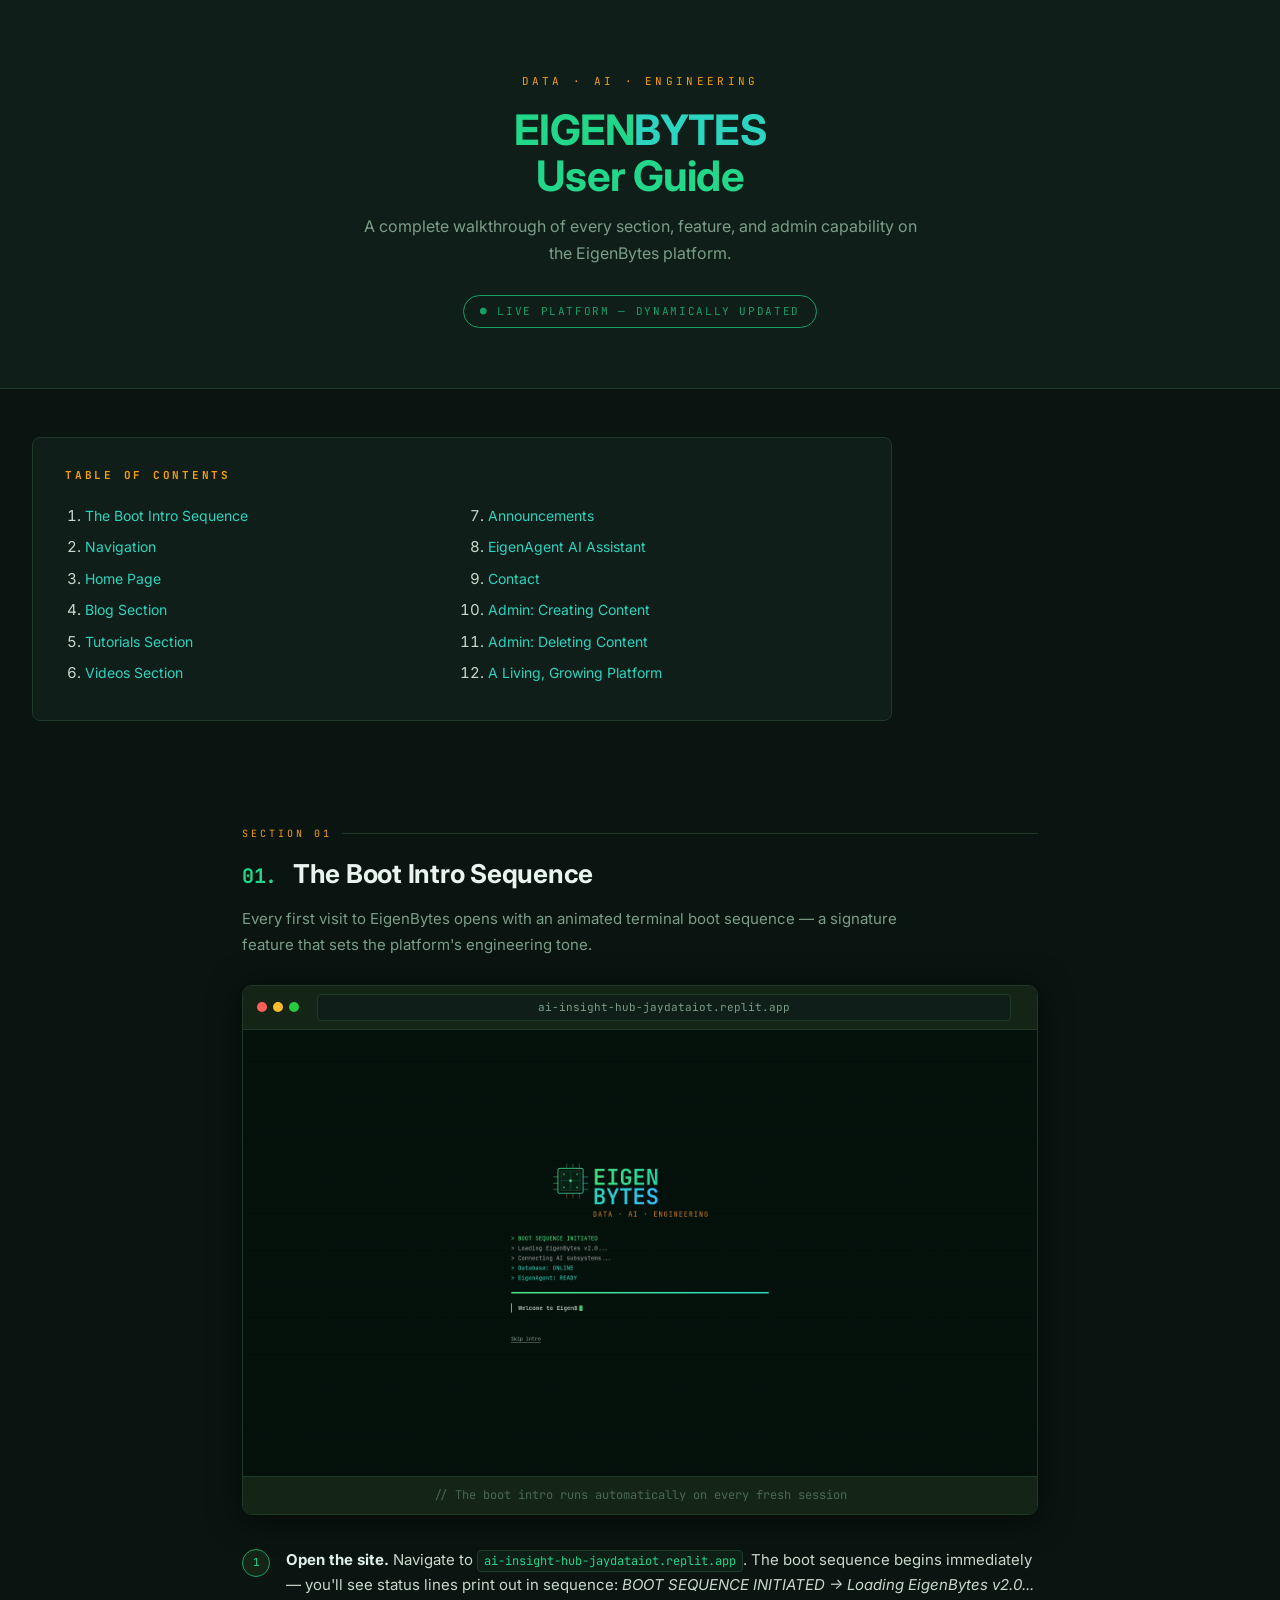
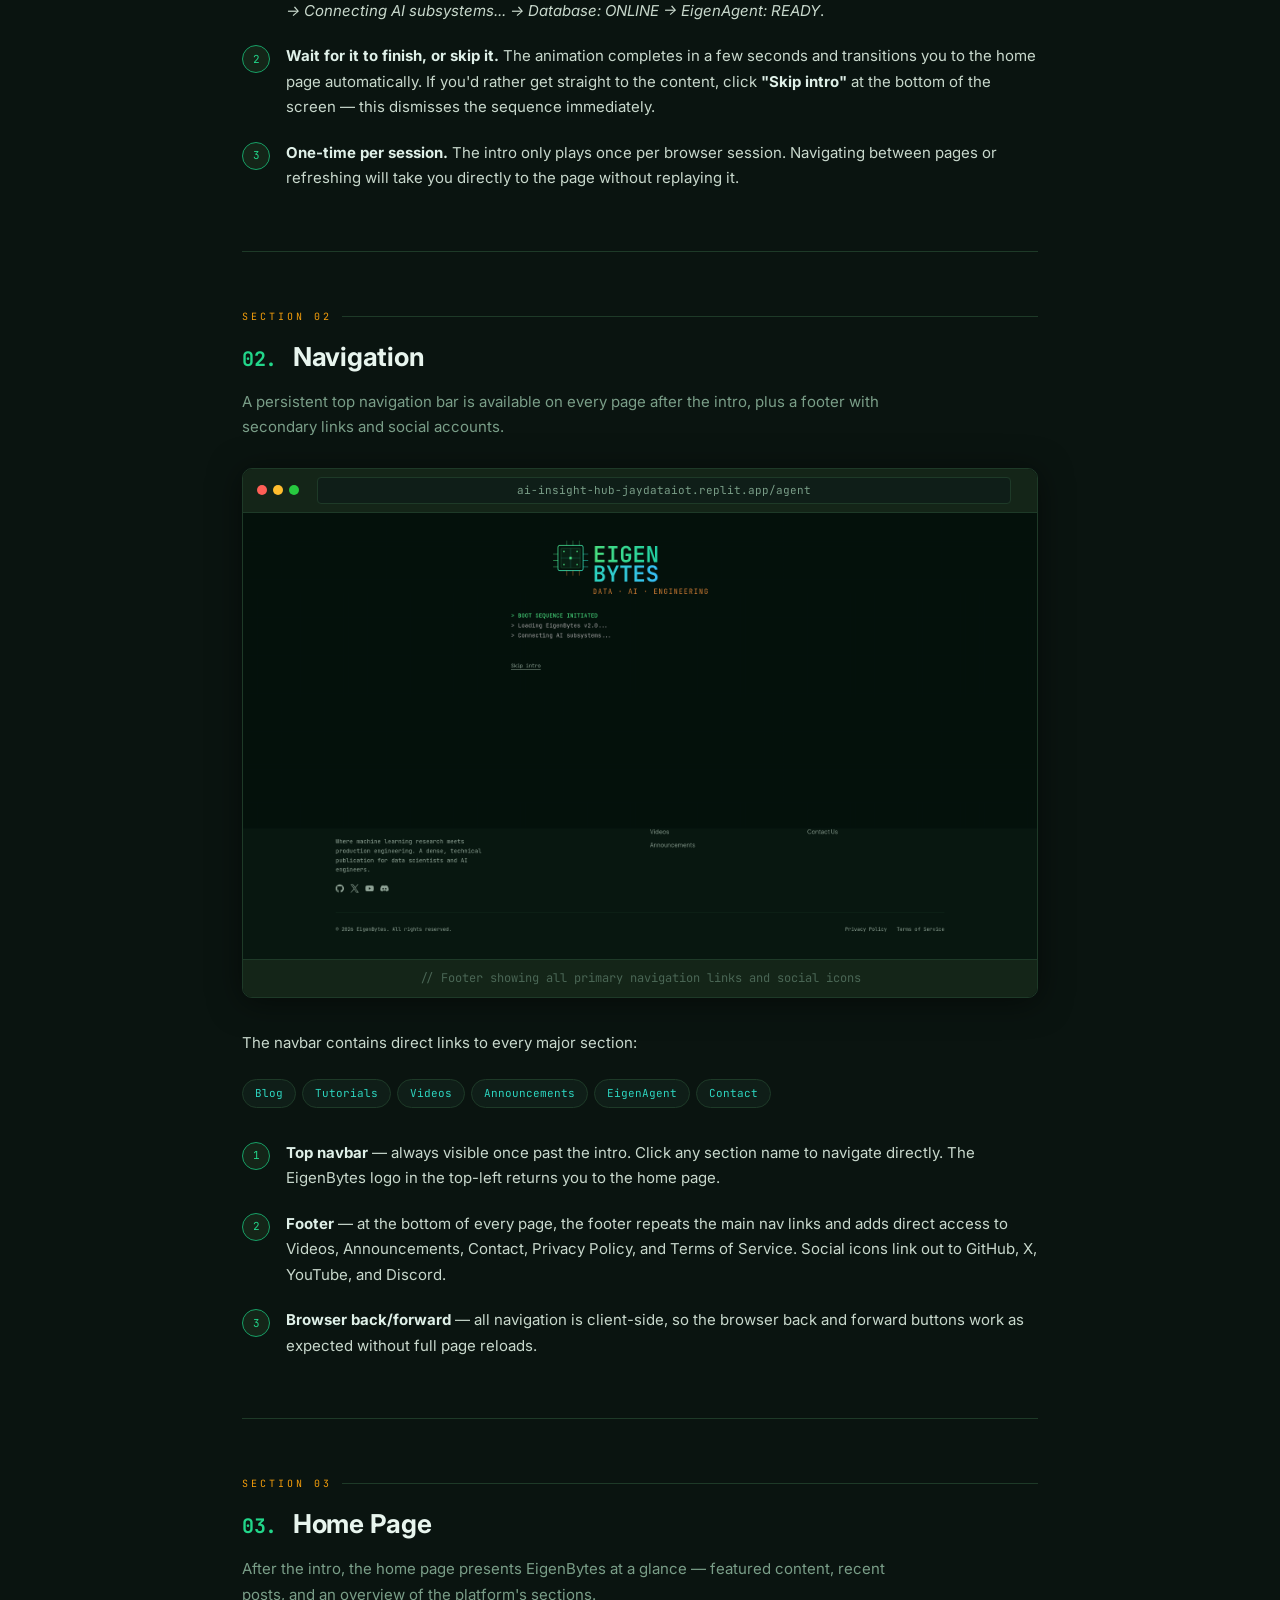
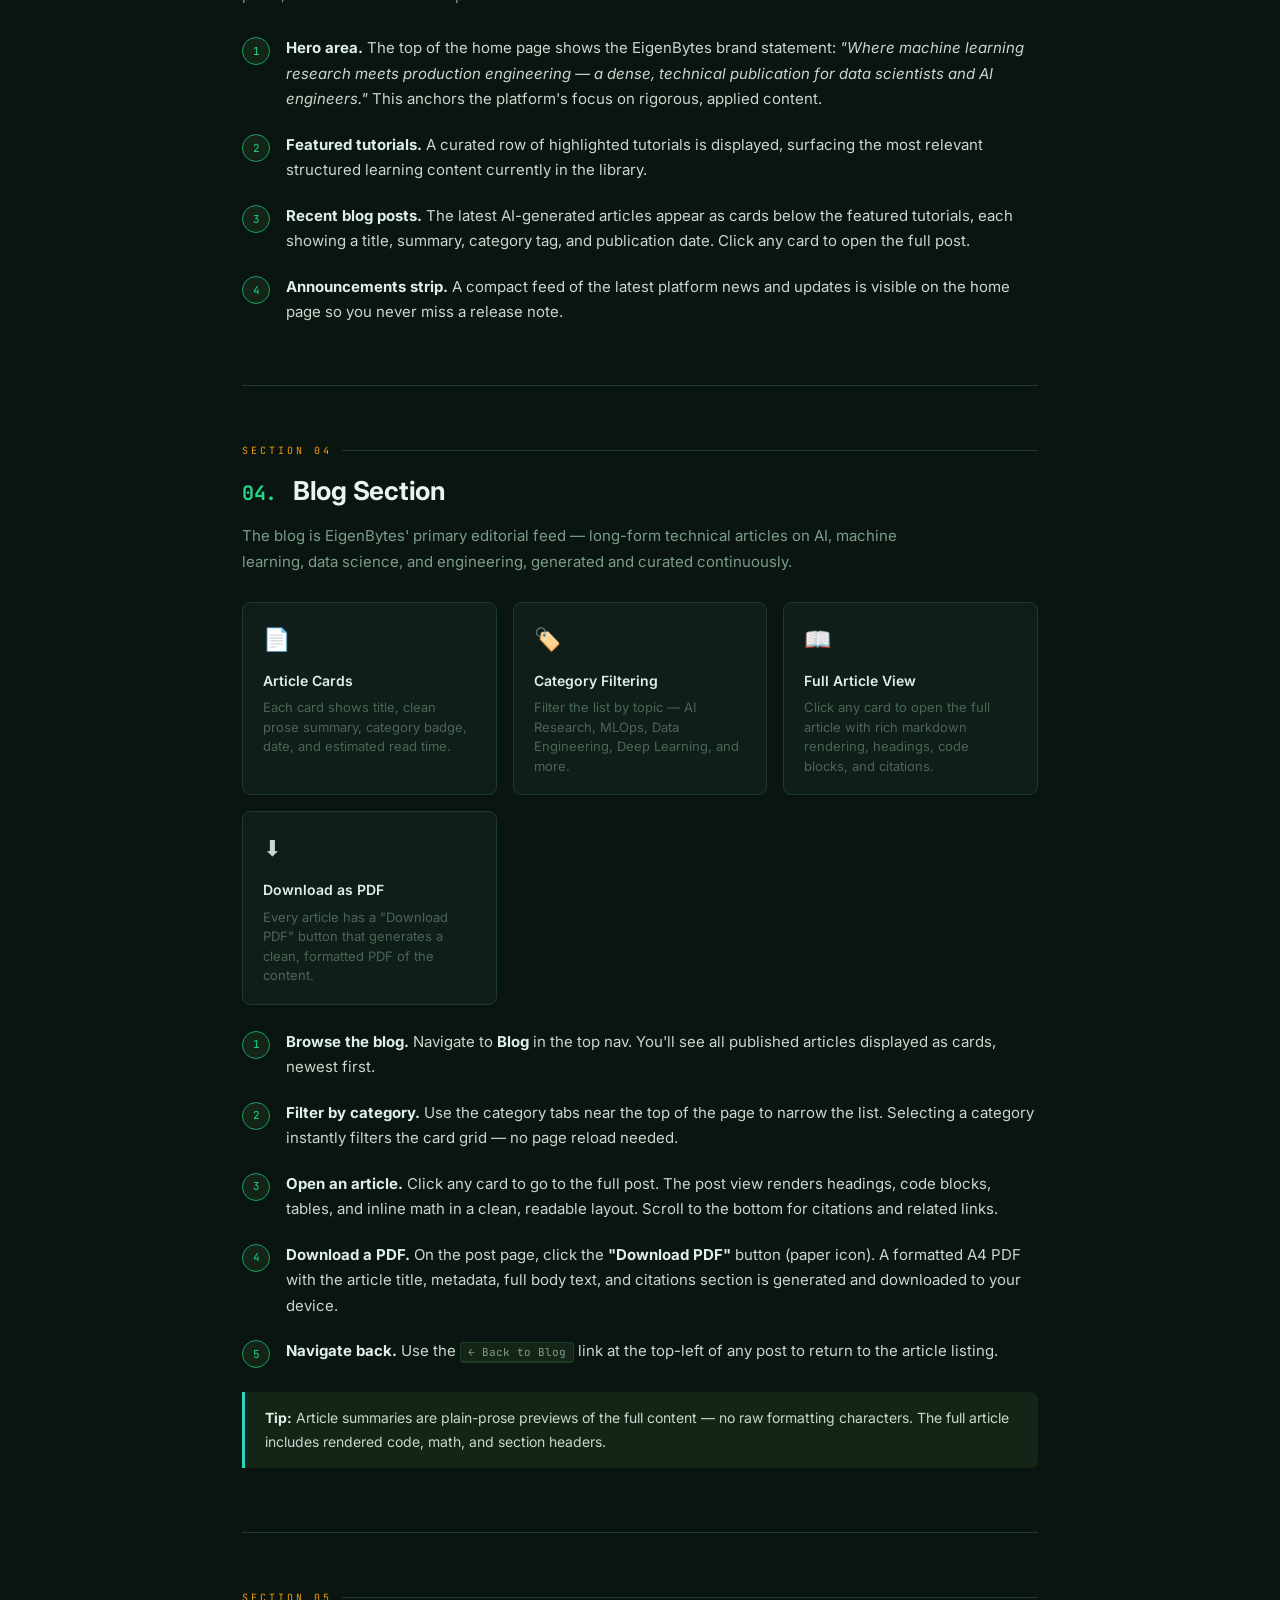
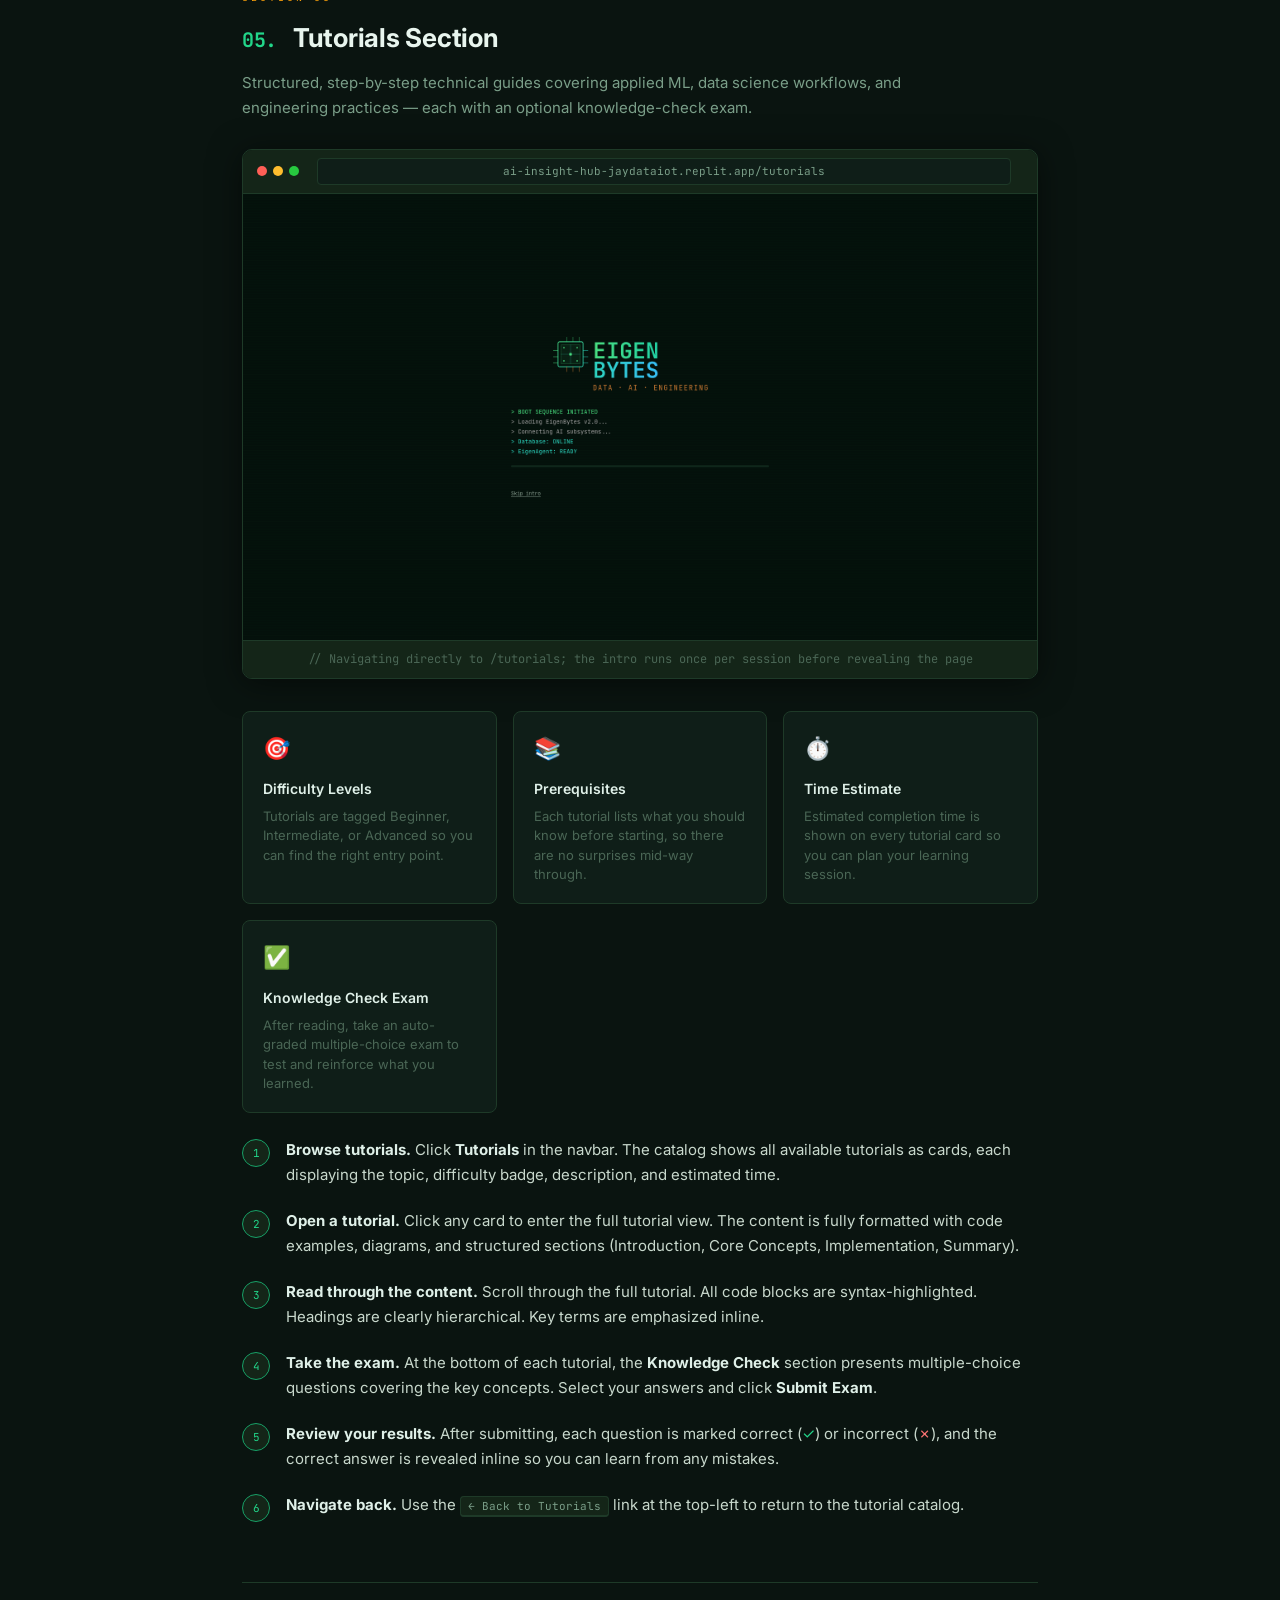
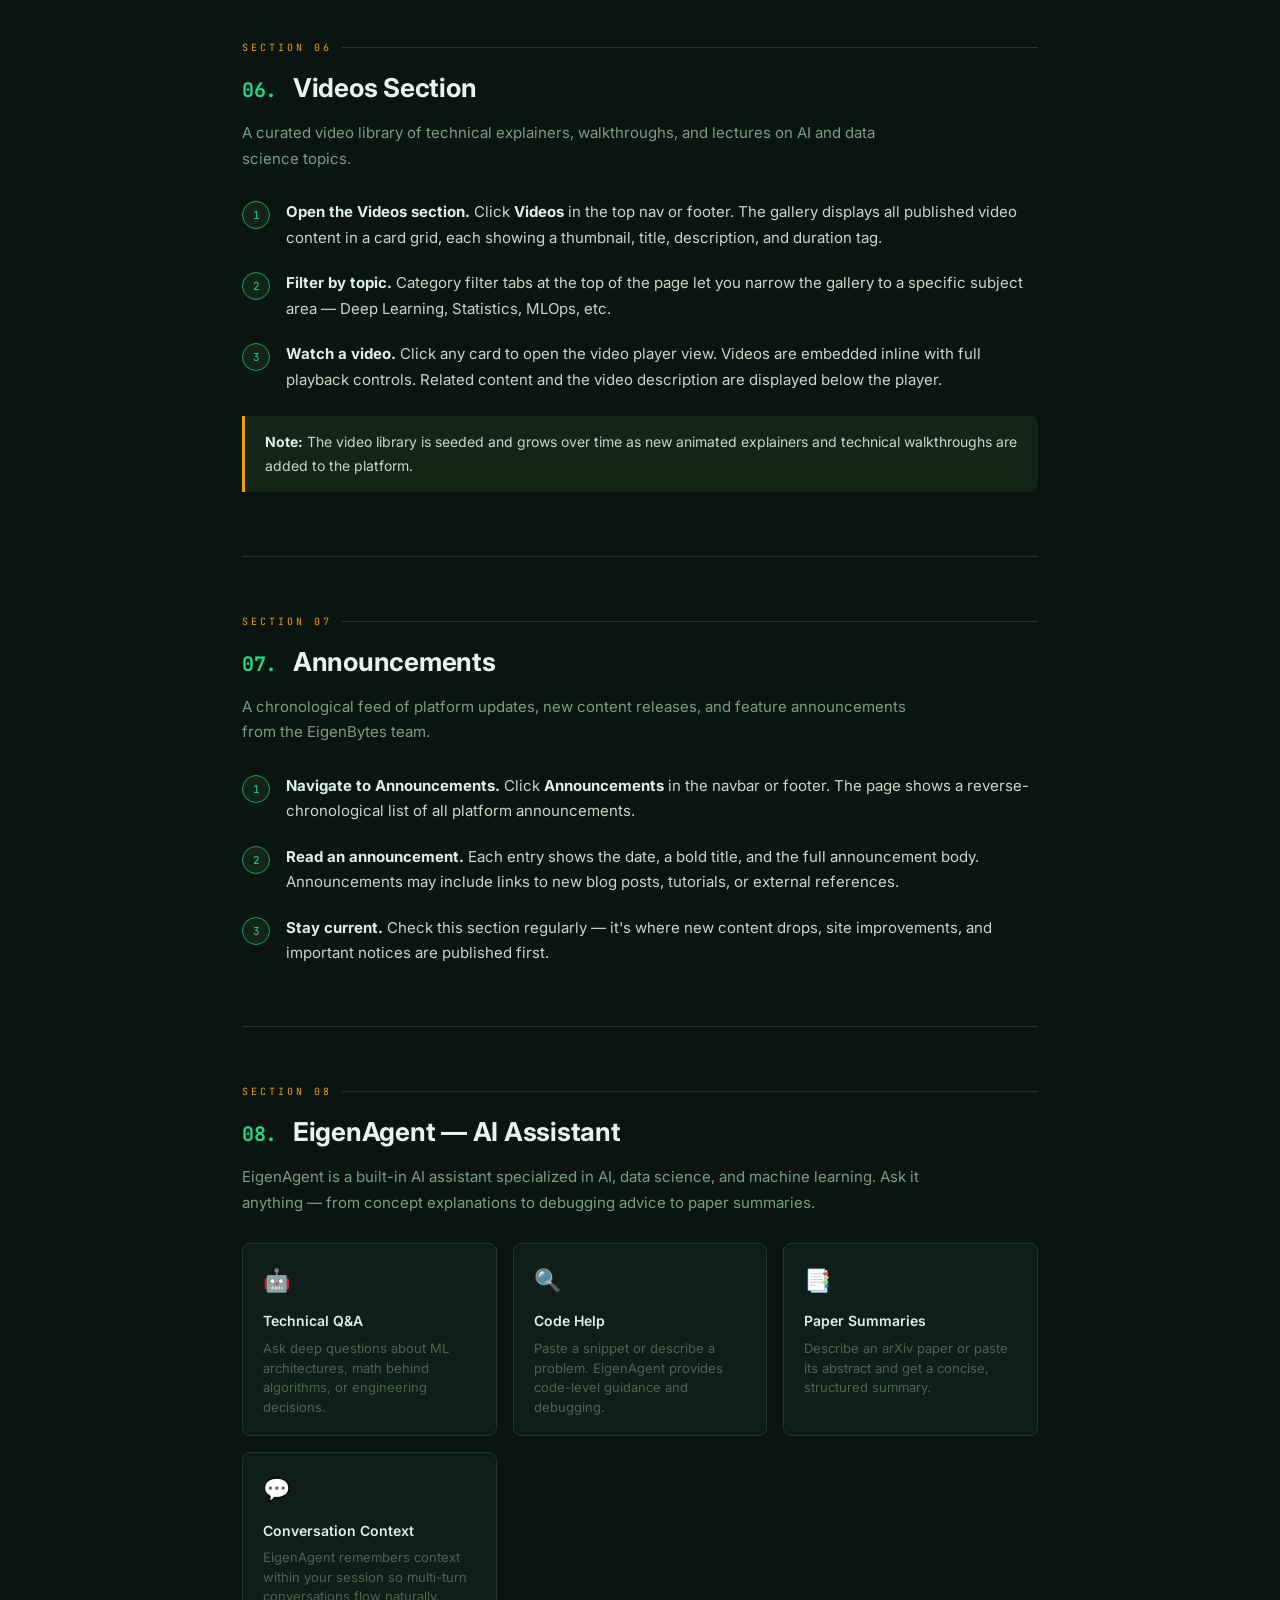
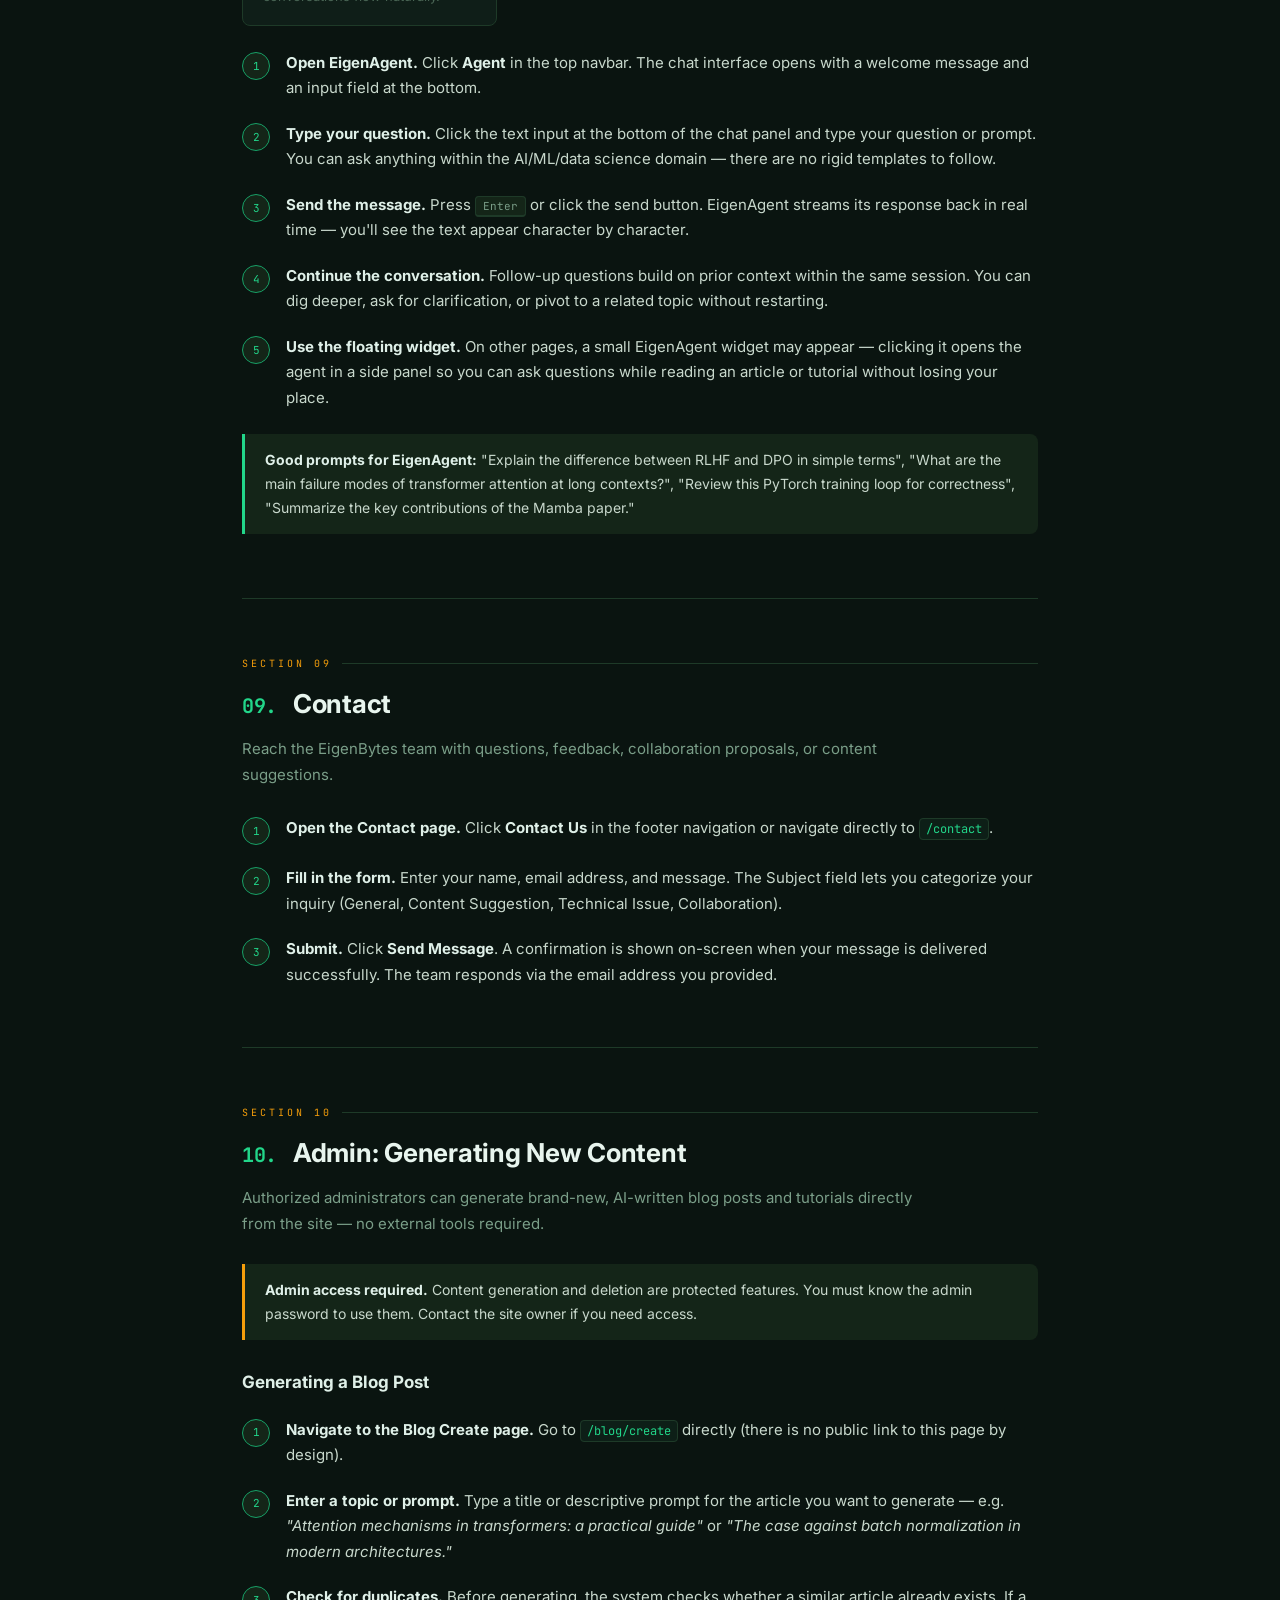
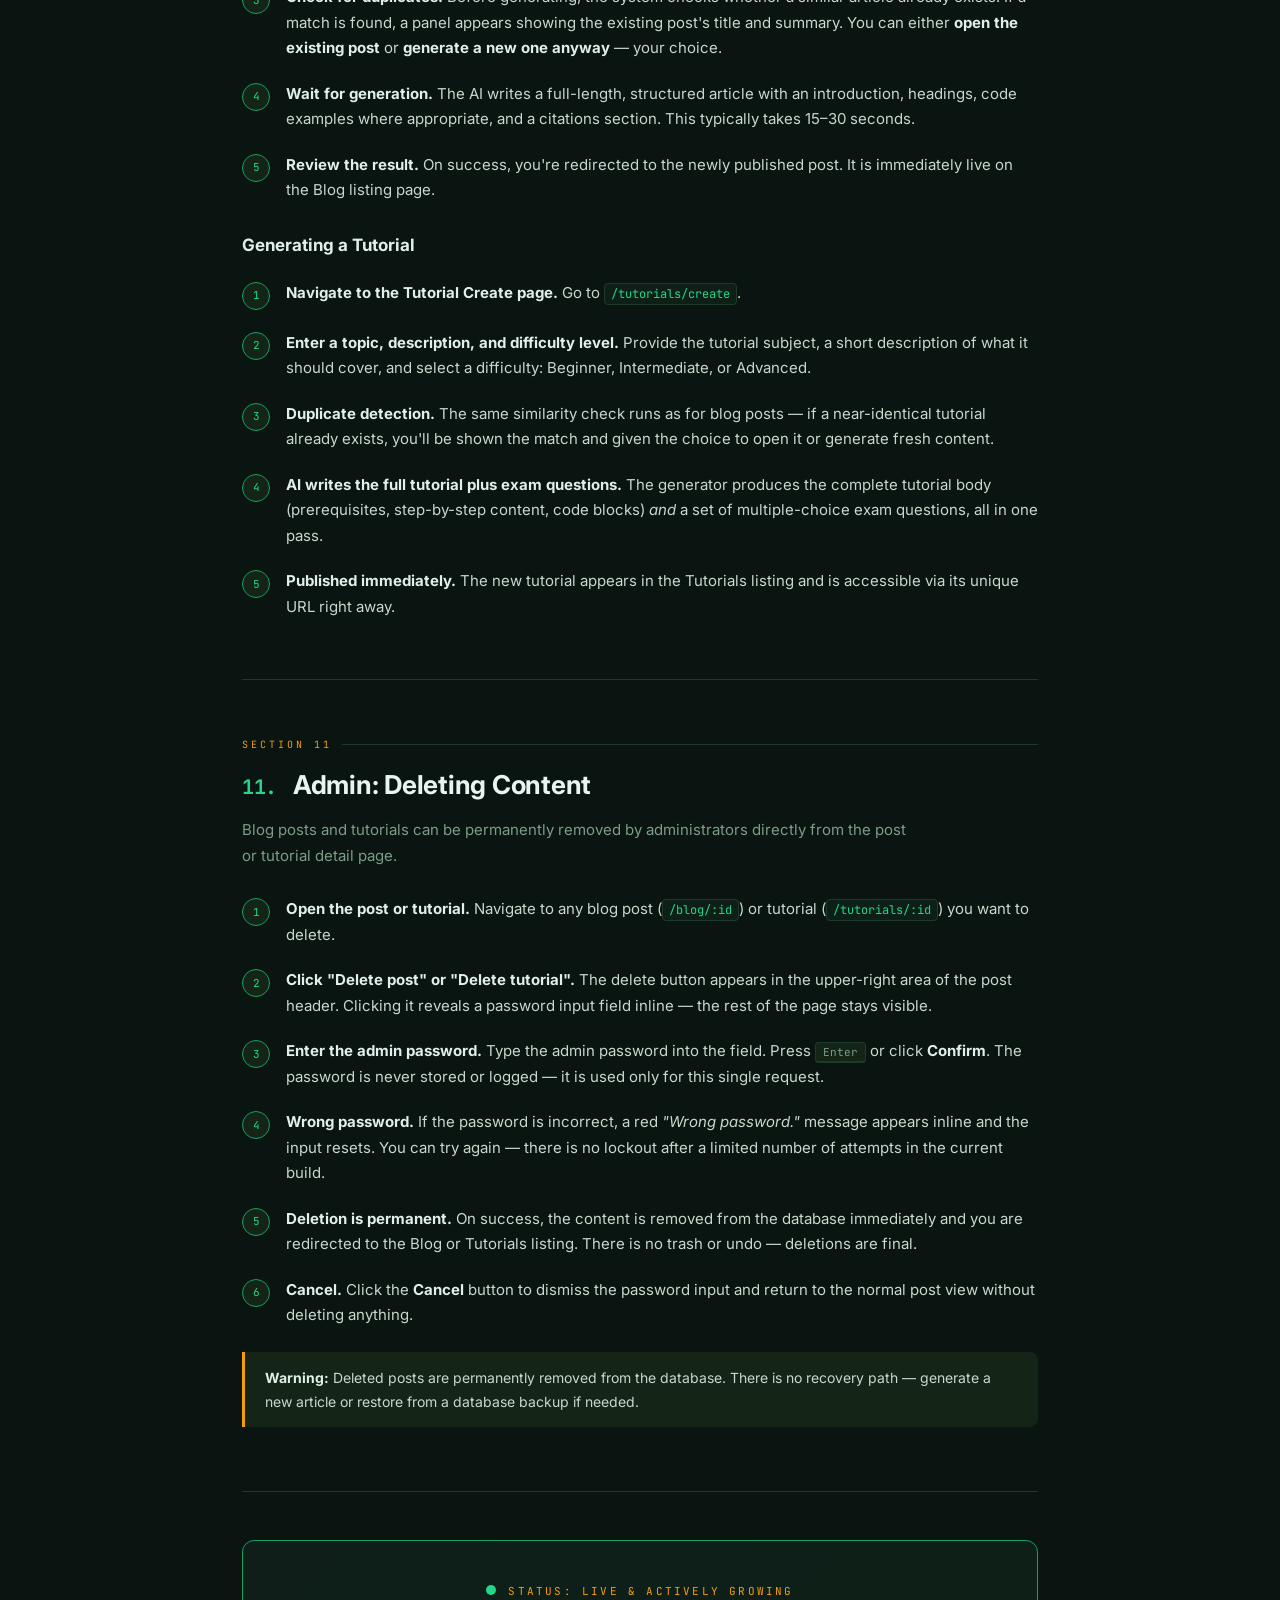
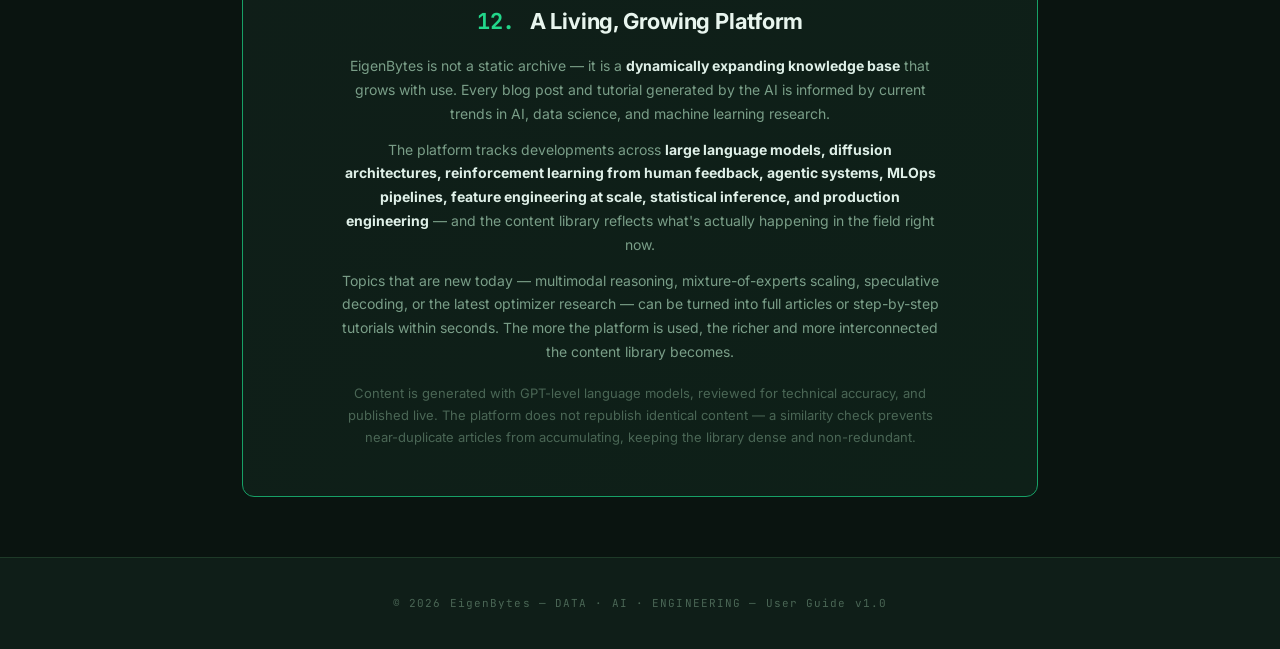
<file: eigenbytes-user-guide.html>
<!DOCTYPE html>
<html lang="en">
<head>
<meta charset="UTF-8">
<meta name="viewport" content="width=device-width, initial-scale=1.0">
<title>EigenBytes — User Guide</title>
<style>
  @import url('https://fonts.googleapis.com/css2?family=JetBrains+Mono:wght@400;500;700&family=Inter:wght@300;400;500;600;700&display=swap');

  :root {
    --bg:        #0a1410;
    --bg2:       #0f1e18;
    --bg3:       #142518;
    --border:    #1e3a28;
    --green:     #22d68a;
    --green-dim: #17a066;
    --teal:      #2dd4bf;
    --amber:     #f59e0b;
    --text:      #c8d8cc;
    --text-dim:  #7a9e88;
    --text-muted:#4a6655;
    --code-bg:   #0d1f17;
  }

  * { box-sizing: border-box; margin: 0; padding: 0; }

  body {
    background: var(--bg);
    color: var(--text);
    font-family: 'Inter', system-ui, sans-serif;
    font-size: 15px;
    line-height: 1.7;
    padding: 0;
  }

  /* ── Cover ──────────────────────────────────────────── */
  .cover {
    background: var(--bg2);
    border-bottom: 1px solid var(--border);
    padding: 72px 40px 60px;
    text-align: center;
  }
  .cover-logo {
    font-family: 'JetBrains Mono', monospace;
    font-size: 11px;
    letter-spacing: 0.3em;
    color: var(--amber);
    text-transform: uppercase;
    margin-bottom: 16px;
  }
  .cover h1 {
    font-family: 'Inter', sans-serif;
    font-size: 42px;
    font-weight: 700;
    color: var(--green);
    letter-spacing: -0.02em;
    line-height: 1.1;
  }
  .cover h1 span { color: var(--teal); }
  .cover-sub {
    margin-top: 14px;
    font-size: 16px;
    color: var(--text-dim);
    max-width: 560px;
    margin-left: auto;
    margin-right: auto;
  }
  .cover-badge {
    display: inline-block;
    margin-top: 28px;
    padding: 6px 16px;
    border: 1px solid var(--green-dim);
    border-radius: 999px;
    font-family: 'JetBrains Mono', monospace;
    font-size: 11px;
    color: var(--green-dim);
    letter-spacing: 0.15em;
  }

  /* ── Layout ─────────────────────────────────────────── */
  .container {
    max-width: 860px;
    margin: 0 auto;
    padding: 0 32px;
  }

  /* ── TOC ─────────────────────────────────────────────── */
  .toc {
    background: var(--bg2);
    border: 1px solid var(--border);
    border-radius: 8px;
    padding: 28px 32px;
    margin: 48px auto;
    max-width: 860px;
    margin-left: 32px;
    margin-right: 32px;
  }
  .toc h2 {
    font-family: 'JetBrains Mono', monospace;
    font-size: 11px;
    letter-spacing: 0.25em;
    color: var(--amber);
    text-transform: uppercase;
    margin-bottom: 18px;
  }
  .toc ol {
    padding-left: 20px;
    columns: 2;
    gap: 32px;
  }
  .toc li {
    margin-bottom: 6px;
    break-inside: avoid;
  }
  .toc a {
    color: var(--teal);
    text-decoration: none;
    font-size: 14px;
  }
  .toc a:hover { color: var(--green); text-decoration: underline; }

  /* ── Sections ────────────────────────────────────────── */
  .section {
    padding: 56px 0 40px;
    border-bottom: 1px solid var(--border);
  }
  .section:last-child { border-bottom: none; }

  .section-label {
    font-family: 'JetBrains Mono', monospace;
    font-size: 10px;
    letter-spacing: 0.3em;
    color: var(--amber);
    text-transform: uppercase;
    margin-bottom: 10px;
    display: flex;
    align-items: center;
    gap: 10px;
  }
  .section-label::after {
    content: '';
    flex: 1;
    height: 1px;
    background: var(--border);
  }

  h2 {
    font-size: 26px;
    font-weight: 700;
    color: #e8f5ee;
    letter-spacing: -0.01em;
    margin-bottom: 10px;
  }
  h2 .num {
    color: var(--green);
    font-family: 'JetBrains Mono', monospace;
    font-size: 20px;
    margin-right: 10px;
  }

  .lead {
    color: var(--text-dim);
    font-size: 15px;
    margin-bottom: 28px;
    max-width: 680px;
  }

  /* ── Screenshot ──────────────────────────────────────── */
  .screenshot-wrap {
    border: 1px solid var(--border);
    border-radius: 10px;
    overflow: hidden;
    margin: 24px 0 32px;
    box-shadow: 0 4px 32px rgba(0,0,0,0.5);
  }
  .screenshot-bar {
    background: var(--bg3);
    border-bottom: 1px solid var(--border);
    padding: 8px 14px;
    display: flex;
    align-items: center;
    gap: 6px;
  }
  .dot { width: 10px; height: 10px; border-radius: 50%; }
  .dot-r { background: #ff5f56; }
  .dot-y { background: #ffbd2e; }
  .dot-g { background: #27c93f; }
  .url-bar {
    flex: 1;
    background: var(--bg2);
    border: 1px solid var(--border);
    border-radius: 4px;
    padding: 3px 12px;
    margin: 0 12px;
    font-family: 'JetBrains Mono', monospace;
    font-size: 11px;
    color: var(--text-dim);
    text-align: center;
  }
  .screenshot-wrap img {
    width: 100%;
    display: block;
  }
  .screenshot-caption {
    font-size: 12px;
    color: var(--text-muted);
    font-family: 'JetBrains Mono', monospace;
    padding: 8px 14px;
    background: var(--bg3);
    border-top: 1px solid var(--border);
    text-align: center;
  }

  /* ── Step list ───────────────────────────────────────── */
  .steps {
    list-style: none;
    padding: 0;
    margin: 20px 0;
  }
  .steps li {
    display: flex;
    gap: 16px;
    margin-bottom: 20px;
    align-items: flex-start;
  }
  .step-num {
    flex-shrink: 0;
    width: 28px;
    height: 28px;
    background: var(--bg3);
    border: 1px solid var(--green-dim);
    border-radius: 50%;
    display: flex;
    align-items: center;
    justify-content: center;
    font-family: 'JetBrains Mono', monospace;
    font-size: 11px;
    color: var(--green);
    margin-top: 2px;
  }
  .step-body strong { color: #dff0e8; }

  /* ── Feature grid ────────────────────────────────────── */
  .feature-grid {
    display: grid;
    grid-template-columns: repeat(auto-fill, minmax(240px, 1fr));
    gap: 16px;
    margin: 24px 0;
  }
  .feature-card {
    background: var(--bg2);
    border: 1px solid var(--border);
    border-radius: 8px;
    padding: 18px 20px;
    transition: border-color 0.2s;
  }
  .feature-card:hover { border-color: var(--green-dim); }
  .feature-card .icon {
    font-size: 22px;
    margin-bottom: 10px;
    display: block;
  }
  .feature-card h4 {
    font-size: 14px;
    font-weight: 600;
    color: #dff0e8;
    margin-bottom: 6px;
  }
  .feature-card p {
    font-size: 13px;
    color: var(--text-muted);
    line-height: 1.5;
  }

  /* ── Callout ─────────────────────────────────────────── */
  .callout {
    border-left: 3px solid var(--green);
    background: var(--bg3);
    border-radius: 0 8px 8px 0;
    padding: 14px 20px;
    margin: 24px 0;
    font-size: 14px;
  }
  .callout.amber { border-color: var(--amber); }
  .callout.teal { border-color: var(--teal); }
  .callout strong { color: #dff0e8; }

  /* ── Inline code / kbd ───────────────────────────────── */
  code {
    font-family: 'JetBrains Mono', monospace;
    font-size: 12px;
    background: var(--code-bg);
    border: 1px solid var(--border);
    border-radius: 4px;
    padding: 2px 6px;
    color: var(--green);
  }
  kbd {
    font-family: 'JetBrains Mono', monospace;
    font-size: 11px;
    background: var(--bg3);
    border: 1px solid var(--border);
    border-bottom: 2px solid var(--border);
    border-radius: 4px;
    padding: 2px 7px;
    color: var(--text-dim);
  }

  /* ── nav pill ────────────────────────────────────────── */
  .nav-pill {
    display: inline-flex;
    gap: 6px;
    flex-wrap: wrap;
    margin: 12px 0;
  }
  .nav-pill span {
    padding: 4px 12px;
    border: 1px solid var(--border);
    border-radius: 999px;
    font-family: 'JetBrains Mono', monospace;
    font-size: 11px;
    color: var(--teal);
    background: var(--bg2);
  }

  /* ── Living badge ────────────────────────────────────── */
  .living-section {
    background: linear-gradient(135deg, var(--bg2) 0%, #0e2018 100%);
    border: 1px solid var(--green-dim);
    border-radius: 12px;
    padding: 36px 40px;
    margin: 48px 0 0;
    text-align: center;
  }
  .living-section .pulse {
    display: inline-block;
    width: 10px; height: 10px;
    background: var(--green);
    border-radius: 50%;
    margin-right: 8px;
    animation: pulse 2s ease-in-out infinite;
  }
  @keyframes pulse {
    0%, 100% { box-shadow: 0 0 0 0 rgba(34,214,138,0.4); }
    50% { box-shadow: 0 0 0 8px rgba(34,214,138,0); }
  }
  .living-section h2 {
    margin-bottom: 14px;
    font-size: 22px;
  }
  .living-section p {
    color: var(--text-dim);
    max-width: 600px;
    margin: 0 auto 12px;
    font-size: 14px;
  }

  /* ── Footer ──────────────────────────────────────────── */
  .guide-footer {
    background: var(--bg2);
    border-top: 1px solid var(--border);
    padding: 36px 32px;
    text-align: center;
    font-family: 'JetBrains Mono', monospace;
    font-size: 11px;
    color: var(--text-muted);
    letter-spacing: 0.1em;
    margin-top: 60px;
  }

  @media (max-width: 640px) {
    .cover h1 { font-size: 28px; }
    .toc ol { columns: 1; }
    .container { padding: 0 18px; }
    .toc { margin-left: 18px; margin-right: 18px; padding: 20px; }
  }
</style>
</head>
<body>

<!-- COVER -->
<div class="cover">
  <div class="cover-logo">DATA &middot; AI &middot; ENGINEERING</div>
  <h1>EIGEN<span>BYTES</span><br>User Guide</h1>
  <p class="cover-sub">A complete walkthrough of every section, feature, and admin capability on the EigenBytes platform.</p>
  <span class="cover-badge">&#9679; LIVE PLATFORM &mdash; DYNAMICALLY UPDATED</span>
</div>

<!-- TOC -->
<div class="toc">
  <h2>Table of Contents</h2>
  <ol>
    <li><a href="#intro">The Boot Intro Sequence</a></li>
    <li><a href="#navigation">Navigation</a></li>
    <li><a href="#home">Home Page</a></li>
    <li><a href="#blog">Blog Section</a></li>
    <li><a href="#tutorials">Tutorials Section</a></li>
    <li><a href="#videos">Videos Section</a></li>
    <li><a href="#announcements">Announcements</a></li>
    <li><a href="#agent">EigenAgent AI Assistant</a></li>
    <li><a href="#contact">Contact</a></li>
    <li><a href="#admin">Admin: Creating Content</a></li>
    <li><a href="#admin-delete">Admin: Deleting Content</a></li>
    <li><a href="#living">A Living, Growing Platform</a></li>
  </ol>
</div>

<!-- MAIN CONTENT -->
<div class="container">

  <!-- 1. Intro -->
  <div class="section" id="intro">
    <div class="section-label">Section 01</div>
    <h2><span class="num">01.</span> The Boot Intro Sequence</h2>
    <p class="lead">Every first visit to EigenBytes opens with an animated terminal boot sequence — a signature feature that sets the platform's engineering tone.</p>

    <div class="screenshot-wrap">
      <div class="screenshot-bar">
        <span class="dot dot-r"></span><span class="dot dot-y"></span><span class="dot dot-g"></span>
        <span class="url-bar">ai-insight-hub-jaydataiot.replit.app</span>
      </div>
      <img src="[data-uri]" alt="EigenBytes boot sequence" />
      <div class="screenshot-caption">// The boot intro runs automatically on every fresh session</div>
    </div>

    <ol class="steps">
      <li>
        <span class="step-num">1</span>
        <div class="step-body"><strong>Open the site.</strong> Navigate to <code>ai-insight-hub-jaydataiot.replit.app</code>. The boot sequence begins immediately — you'll see status lines print out in sequence: <em>BOOT SEQUENCE INITIATED → Loading EigenBytes v2.0... → Connecting AI subsystems... → Database: ONLINE → EigenAgent: READY</em>.</div>
      </li>
      <li>
        <span class="step-num">2</span>
        <div class="step-body"><strong>Wait for it to finish, or skip it.</strong> The animation completes in a few seconds and transitions you to the home page automatically. If you'd rather get straight to the content, click <strong>"Skip intro"</strong> at the bottom of the screen — this dismisses the sequence immediately.</div>
      </li>
      <li>
        <span class="step-num">3</span>
        <div class="step-body"><strong>One-time per session.</strong> The intro only plays once per browser session. Navigating between pages or refreshing will take you directly to the page without replaying it.</div>
      </li>
    </ol>
  </div>

  <!-- 2. Navigation -->
  <div class="section" id="navigation">
    <div class="section-label">Section 02</div>
    <h2><span class="num">02.</span> Navigation</h2>
    <p class="lead">A persistent top navigation bar is available on every page after the intro, plus a footer with secondary links and social accounts.</p>

    <div class="screenshot-wrap">
      <div class="screenshot-bar">
        <span class="dot dot-r"></span><span class="dot dot-y"></span><span class="dot dot-g"></span>
        <span class="url-bar">ai-insight-hub-jaydataiot.replit.app/agent</span>
      </div>
      <img src="[data-uri]" alt="EigenBytes footer navigation" />
      <div class="screenshot-caption">// Footer showing all primary navigation links and social icons</div>
    </div>

    <p style="margin-bottom:12px;">The navbar contains direct links to every major section:</p>
    <div class="nav-pill">
      <span>Blog</span>
      <span>Tutorials</span>
      <span>Videos</span>
      <span>Announcements</span>
      <span>EigenAgent</span>
      <span>Contact</span>
    </div>

    <ol class="steps" style="margin-top:20px;">
      <li>
        <span class="step-num">1</span>
        <div class="step-body"><strong>Top navbar</strong> — always visible once past the intro. Click any section name to navigate directly. The EigenBytes logo in the top-left returns you to the home page.</div>
      </li>
      <li>
        <span class="step-num">2</span>
        <div class="step-body"><strong>Footer</strong> — at the bottom of every page, the footer repeats the main nav links and adds direct access to Videos, Announcements, Contact, Privacy Policy, and Terms of Service. Social icons link out to GitHub, X, YouTube, and Discord.</div>
      </li>
      <li>
        <span class="step-num">3</span>
        <div class="step-body"><strong>Browser back/forward</strong> — all navigation is client-side, so the browser back and forward buttons work as expected without full page reloads.</div>
      </li>
    </ol>
  </div>

  <!-- 3. Home -->
  <div class="section" id="home">
    <div class="section-label">Section 03</div>
    <h2><span class="num">03.</span> Home Page</h2>
    <p class="lead">After the intro, the home page presents EigenBytes at a glance — featured content, recent posts, and an overview of the platform's sections.</p>

    <ol class="steps">
      <li>
        <span class="step-num">1</span>
        <div class="step-body"><strong>Hero area.</strong> The top of the home page shows the EigenBytes brand statement: <em>"Where machine learning research meets production engineering — a dense, technical publication for data scientists and AI engineers."</em> This anchors the platform's focus on rigorous, applied content.</div>
      </li>
      <li>
        <span class="step-num">2</span>
        <div class="step-body"><strong>Featured tutorials.</strong> A curated row of highlighted tutorials is displayed, surfacing the most relevant structured learning content currently in the library.</div>
      </li>
      <li>
        <span class="step-num">3</span>
        <div class="step-body"><strong>Recent blog posts.</strong> The latest AI-generated articles appear as cards below the featured tutorials, each showing a title, summary, category tag, and publication date. Click any card to open the full post.</div>
      </li>
      <li>
        <span class="step-num">4</span>
        <div class="step-body"><strong>Announcements strip.</strong> A compact feed of the latest platform news and updates is visible on the home page so you never miss a release note.</div>
      </li>
    </ol>
  </div>

  <!-- 4. Blog -->
  <div class="section" id="blog">
    <div class="section-label">Section 04</div>
    <h2><span class="num">04.</span> Blog Section</h2>
    <p class="lead">The blog is EigenBytes' primary editorial feed — long-form technical articles on AI, machine learning, data science, and engineering, generated and curated continuously.</p>

    <div class="feature-grid">
      <div class="feature-card">
        <span class="icon">📄</span>
        <h4>Article Cards</h4>
        <p>Each card shows title, clean prose summary, category badge, date, and estimated read time.</p>
      </div>
      <div class="feature-card">
        <span class="icon">🏷️</span>
        <h4>Category Filtering</h4>
        <p>Filter the list by topic — AI Research, MLOps, Data Engineering, Deep Learning, and more.</p>
      </div>
      <div class="feature-card">
        <span class="icon">📖</span>
        <h4>Full Article View</h4>
        <p>Click any card to open the full article with rich markdown rendering, headings, code blocks, and citations.</p>
      </div>
      <div class="feature-card">
        <span class="icon">⬇️</span>
        <h4>Download as PDF</h4>
        <p>Every article has a "Download PDF" button that generates a clean, formatted PDF of the content.</p>
      </div>
    </div>

    <ol class="steps">
      <li>
        <span class="step-num">1</span>
        <div class="step-body"><strong>Browse the blog.</strong> Navigate to <strong>Blog</strong> in the top nav. You'll see all published articles displayed as cards, newest first.</div>
      </li>
      <li>
        <span class="step-num">2</span>
        <div class="step-body"><strong>Filter by category.</strong> Use the category tabs near the top of the page to narrow the list. Selecting a category instantly filters the card grid — no page reload needed.</div>
      </li>
      <li>
        <span class="step-num">3</span>
        <div class="step-body"><strong>Open an article.</strong> Click any card to go to the full post. The post view renders headings, code blocks, tables, and inline math in a clean, readable layout. Scroll to the bottom for citations and related links.</div>
      </li>
      <li>
        <span class="step-num">4</span>
        <div class="step-body"><strong>Download a PDF.</strong> On the post page, click the <strong>"Download PDF"</strong> button (paper icon). A formatted A4 PDF with the article title, metadata, full body text, and citations section is generated and downloaded to your device.</div>
      </li>
      <li>
        <span class="step-num">5</span>
        <div class="step-body"><strong>Navigate back.</strong> Use the <kbd>← Back to Blog</kbd> link at the top-left of any post to return to the article listing.</div>
      </li>
    </ol>

    <div class="callout teal">
      <strong>Tip:</strong> Article summaries are plain-prose previews of the full content — no raw formatting characters. The full article includes rendered code, math, and section headers.
    </div>
  </div>

  <!-- 5. Tutorials -->
  <div class="section" id="tutorials">
    <div class="section-label">Section 05</div>
    <h2><span class="num">05.</span> Tutorials Section</h2>
    <p class="lead">Structured, step-by-step technical guides covering applied ML, data science workflows, and engineering practices — each with an optional knowledge-check exam.</p>

    <div class="screenshot-wrap">
      <div class="screenshot-bar">
        <span class="dot dot-r"></span><span class="dot dot-y"></span><span class="dot dot-g"></span>
        <span class="url-bar">ai-insight-hub-jaydataiot.replit.app/tutorials</span>
      </div>
      <img src="[data-uri]" alt="EigenBytes tutorials boot" />
      <div class="screenshot-caption">// Navigating directly to /tutorials; the intro runs once per session before revealing the page</div>
    </div>

    <div class="feature-grid">
      <div class="feature-card">
        <span class="icon">🎯</span>
        <h4>Difficulty Levels</h4>
        <p>Tutorials are tagged Beginner, Intermediate, or Advanced so you can find the right entry point.</p>
      </div>
      <div class="feature-card">
        <span class="icon">📚</span>
        <h4>Prerequisites</h4>
        <p>Each tutorial lists what you should know before starting, so there are no surprises mid-way through.</p>
      </div>
      <div class="feature-card">
        <span class="icon">⏱️</span>
        <h4>Time Estimate</h4>
        <p>Estimated completion time is shown on every tutorial card so you can plan your learning session.</p>
      </div>
      <div class="feature-card">
        <span class="icon">✅</span>
        <h4>Knowledge Check Exam</h4>
        <p>After reading, take an auto-graded multiple-choice exam to test and reinforce what you learned.</p>
      </div>
    </div>

    <ol class="steps">
      <li>
        <span class="step-num">1</span>
        <div class="step-body"><strong>Browse tutorials.</strong> Click <strong>Tutorials</strong> in the navbar. The catalog shows all available tutorials as cards, each displaying the topic, difficulty badge, description, and estimated time.</div>
      </li>
      <li>
        <span class="step-num">2</span>
        <div class="step-body"><strong>Open a tutorial.</strong> Click any card to enter the full tutorial view. The content is fully formatted with code examples, diagrams, and structured sections (Introduction, Core Concepts, Implementation, Summary).</div>
      </li>
      <li>
        <span class="step-num">3</span>
        <div class="step-body"><strong>Read through the content.</strong> Scroll through the full tutorial. All code blocks are syntax-highlighted. Headings are clearly hierarchical. Key terms are emphasized inline.</div>
      </li>
      <li>
        <span class="step-num">4</span>
        <div class="step-body"><strong>Take the exam.</strong> At the bottom of each tutorial, the <strong>Knowledge Check</strong> section presents multiple-choice questions covering the key concepts. Select your answers and click <strong>Submit Exam</strong>.</div>
      </li>
      <li>
        <span class="step-num">5</span>
        <div class="step-body"><strong>Review your results.</strong> After submitting, each question is marked correct (<span style="color:#22d68a;">✓</span>) or incorrect (<span style="color:#f87171;">✗</span>), and the correct answer is revealed inline so you can learn from any mistakes.</div>
      </li>
      <li>
        <span class="step-num">6</span>
        <div class="step-body"><strong>Navigate back.</strong> Use the <kbd>← Back to Tutorials</kbd> link at the top-left to return to the tutorial catalog.</div>
      </li>
    </ol>
  </div>

  <!-- 6. Videos -->
  <div class="section" id="videos">
    <div class="section-label">Section 06</div>
    <h2><span class="num">06.</span> Videos Section</h2>
    <p class="lead">A curated video library of technical explainers, walkthroughs, and lectures on AI and data science topics.</p>

    <ol class="steps">
      <li>
        <span class="step-num">1</span>
        <div class="step-body"><strong>Open the Videos section.</strong> Click <strong>Videos</strong> in the top nav or footer. The gallery displays all published video content in a card grid, each showing a thumbnail, title, description, and duration tag.</div>
      </li>
      <li>
        <span class="step-num">2</span>
        <div class="step-body"><strong>Filter by topic.</strong> Category filter tabs at the top of the page let you narrow the gallery to a specific subject area — Deep Learning, Statistics, MLOps, etc.</div>
      </li>
      <li>
        <span class="step-num">3</span>
        <div class="step-body"><strong>Watch a video.</strong> Click any card to open the video player view. Videos are embedded inline with full playback controls. Related content and the video description are displayed below the player.</div>
      </li>
    </ol>

    <div class="callout amber">
      <strong>Note:</strong> The video library is seeded and grows over time as new animated explainers and technical walkthroughs are added to the platform.
    </div>
  </div>

  <!-- 7. Announcements -->
  <div class="section" id="announcements">
    <div class="section-label">Section 07</div>
    <h2><span class="num">07.</span> Announcements</h2>
    <p class="lead">A chronological feed of platform updates, new content releases, and feature announcements from the EigenBytes team.</p>

    <ol class="steps">
      <li>
        <span class="step-num">1</span>
        <div class="step-body"><strong>Navigate to Announcements.</strong> Click <strong>Announcements</strong> in the navbar or footer. The page shows a reverse-chronological list of all platform announcements.</div>
      </li>
      <li>
        <span class="step-num">2</span>
        <div class="step-body"><strong>Read an announcement.</strong> Each entry shows the date, a bold title, and the full announcement body. Announcements may include links to new blog posts, tutorials, or external references.</div>
      </li>
      <li>
        <span class="step-num">3</span>
        <div class="step-body"><strong>Stay current.</strong> Check this section regularly — it's where new content drops, site improvements, and important notices are published first.</div>
      </li>
    </ol>
  </div>

  <!-- 8. Agent -->
  <div class="section" id="agent">
    <div class="section-label">Section 08</div>
    <h2><span class="num">08.</span> EigenAgent — AI Assistant</h2>
    <p class="lead">EigenAgent is a built-in AI assistant specialized in AI, data science, and machine learning. Ask it anything — from concept explanations to debugging advice to paper summaries.</p>

    <div class="feature-grid">
      <div class="feature-card">
        <span class="icon">🤖</span>
        <h4>Technical Q&amp;A</h4>
        <p>Ask deep questions about ML architectures, math behind algorithms, or engineering decisions.</p>
      </div>
      <div class="feature-card">
        <span class="icon">🔍</span>
        <h4>Code Help</h4>
        <p>Paste a snippet or describe a problem. EigenAgent provides code-level guidance and debugging.</p>
      </div>
      <div class="feature-card">
        <span class="icon">📑</span>
        <h4>Paper Summaries</h4>
        <p>Describe an arXiv paper or paste its abstract and get a concise, structured summary.</p>
      </div>
      <div class="feature-card">
        <span class="icon">💬</span>
        <h4>Conversation Context</h4>
        <p>EigenAgent remembers context within your session so multi-turn conversations flow naturally.</p>
      </div>
    </div>

    <ol class="steps">
      <li>
        <span class="step-num">1</span>
        <div class="step-body"><strong>Open EigenAgent.</strong> Click <strong>Agent</strong> in the top navbar. The chat interface opens with a welcome message and an input field at the bottom.</div>
      </li>
      <li>
        <span class="step-num">2</span>
        <div class="step-body"><strong>Type your question.</strong> Click the text input at the bottom of the chat panel and type your question or prompt. You can ask anything within the AI/ML/data science domain — there are no rigid templates to follow.</div>
      </li>
      <li>
        <span class="step-num">3</span>
        <div class="step-body"><strong>Send the message.</strong> Press <kbd>Enter</kbd> or click the send button. EigenAgent streams its response back in real time — you'll see the text appear character by character.</div>
      </li>
      <li>
        <span class="step-num">4</span>
        <div class="step-body"><strong>Continue the conversation.</strong> Follow-up questions build on prior context within the same session. You can dig deeper, ask for clarification, or pivot to a related topic without restarting.</div>
      </li>
      <li>
        <span class="step-num">5</span>
        <div class="step-body"><strong>Use the floating widget.</strong> On other pages, a small EigenAgent widget may appear — clicking it opens the agent in a side panel so you can ask questions while reading an article or tutorial without losing your place.</div>
      </li>
    </ol>

    <div class="callout">
      <strong>Good prompts for EigenAgent:</strong> "Explain the difference between RLHF and DPO in simple terms", "What are the main failure modes of transformer attention at long contexts?", "Review this PyTorch training loop for correctness", "Summarize the key contributions of the Mamba paper."
    </div>
  </div>

  <!-- 9. Contact -->
  <div class="section" id="contact">
    <div class="section-label">Section 09</div>
    <h2><span class="num">09.</span> Contact</h2>
    <p class="lead">Reach the EigenBytes team with questions, feedback, collaboration proposals, or content suggestions.</p>

    <ol class="steps">
      <li>
        <span class="step-num">1</span>
        <div class="step-body"><strong>Open the Contact page.</strong> Click <strong>Contact Us</strong> in the footer navigation or navigate directly to <code>/contact</code>.</div>
      </li>
      <li>
        <span class="step-num">2</span>
        <div class="step-body"><strong>Fill in the form.</strong> Enter your name, email address, and message. The Subject field lets you categorize your inquiry (General, Content Suggestion, Technical Issue, Collaboration).</div>
      </li>
      <li>
        <span class="step-num">3</span>
        <div class="step-body"><strong>Submit.</strong> Click <strong>Send Message</strong>. A confirmation is shown on-screen when your message is delivered successfully. The team responds via the email address you provided.</div>
      </li>
    </ol>
  </div>

  <!-- 10. Admin: Creating -->
  <div class="section" id="admin">
    <div class="section-label">Section 10</div>
    <h2><span class="num">10.</span> Admin: Generating New Content</h2>
    <p class="lead">Authorized administrators can generate brand-new, AI-written blog posts and tutorials directly from the site — no external tools required.</p>

    <div class="callout amber">
      <strong>Admin access required.</strong> Content generation and deletion are protected features. You must know the admin password to use them. Contact the site owner if you need access.
    </div>

    <h3 style="color:#dff0e8; font-size:17px; margin: 28px 0 12px;">Generating a Blog Post</h3>
    <ol class="steps">
      <li>
        <span class="step-num">1</span>
        <div class="step-body"><strong>Navigate to the Blog Create page.</strong> Go to <code>/blog/create</code> directly (there is no public link to this page by design).</div>
      </li>
      <li>
        <span class="step-num">2</span>
        <div class="step-body"><strong>Enter a topic or prompt.</strong> Type a title or descriptive prompt for the article you want to generate — e.g. <em>"Attention mechanisms in transformers: a practical guide"</em> or <em>"The case against batch normalization in modern architectures."</em></div>
      </li>
      <li>
        <span class="step-num">3</span>
        <div class="step-body"><strong>Check for duplicates.</strong> Before generating, the system checks whether a similar article already exists. If a match is found, a panel appears showing the existing post's title and summary. You can either <strong>open the existing post</strong> or <strong>generate a new one anyway</strong> — your choice.</div>
      </li>
      <li>
        <span class="step-num">4</span>
        <div class="step-body"><strong>Wait for generation.</strong> The AI writes a full-length, structured article with an introduction, headings, code examples where appropriate, and a citations section. This typically takes 15–30 seconds.</div>
      </li>
      <li>
        <span class="step-num">5</span>
        <div class="step-body"><strong>Review the result.</strong> On success, you're redirected to the newly published post. It is immediately live on the Blog listing page.</div>
      </li>
    </ol>

    <h3 style="color:#dff0e8; font-size:17px; margin: 28px 0 12px;">Generating a Tutorial</h3>
    <ol class="steps">
      <li>
        <span class="step-num">1</span>
        <div class="step-body"><strong>Navigate to the Tutorial Create page.</strong> Go to <code>/tutorials/create</code>.</div>
      </li>
      <li>
        <span class="step-num">2</span>
        <div class="step-body"><strong>Enter a topic, description, and difficulty level.</strong> Provide the tutorial subject, a short description of what it should cover, and select a difficulty: Beginner, Intermediate, or Advanced.</div>
      </li>
      <li>
        <span class="step-num">3</span>
        <div class="step-body"><strong>Duplicate detection.</strong> The same similarity check runs as for blog posts — if a near-identical tutorial already exists, you'll be shown the match and given the choice to open it or generate fresh content.</div>
      </li>
      <li>
        <span class="step-num">4</span>
        <div class="step-body"><strong>AI writes the full tutorial plus exam questions.</strong> The generator produces the complete tutorial body (prerequisites, step-by-step content, code blocks) <em>and</em> a set of multiple-choice exam questions, all in one pass.</div>
      </li>
      <li>
        <span class="step-num">5</span>
        <div class="step-body"><strong>Published immediately.</strong> The new tutorial appears in the Tutorials listing and is accessible via its unique URL right away.</div>
      </li>
    </ol>
  </div>

  <!-- 11. Admin: Deleting -->
  <div class="section" id="admin-delete">
    <div class="section-label">Section 11</div>
    <h2><span class="num">11.</span> Admin: Deleting Content</h2>
    <p class="lead">Blog posts and tutorials can be permanently removed by administrators directly from the post or tutorial detail page.</p>

    <ol class="steps">
      <li>
        <span class="step-num">1</span>
        <div class="step-body"><strong>Open the post or tutorial.</strong> Navigate to any blog post (<code>/blog/:id</code>) or tutorial (<code>/tutorials/:id</code>) you want to delete.</div>
      </li>
      <li>
        <span class="step-num">2</span>
        <div class="step-body"><strong>Click "Delete post" or "Delete tutorial".</strong> The delete button appears in the upper-right area of the post header. Clicking it reveals a password input field inline — the rest of the page stays visible.</div>
      </li>
      <li>
        <span class="step-num">3</span>
        <div class="step-body"><strong>Enter the admin password.</strong> Type the admin password into the field. Press <kbd>Enter</kbd> or click <strong>Confirm</strong>. The password is never stored or logged — it is used only for this single request.</div>
      </li>
      <li>
        <span class="step-num">4</span>
        <div class="step-body"><strong>Wrong password.</strong> If the password is incorrect, a red <em>"Wrong password."</em> message appears inline and the input resets. You can try again — there is no lockout after a limited number of attempts in the current build.</div>
      </li>
      <li>
        <span class="step-num">5</span>
        <div class="step-body"><strong>Deletion is permanent.</strong> On success, the content is removed from the database immediately and you are redirected to the Blog or Tutorials listing. There is no trash or undo — deletions are final.</div>
      </li>
      <li>
        <span class="step-num">6</span>
        <div class="step-body"><strong>Cancel.</strong> Click the <strong>Cancel</strong> button to dismiss the password input and return to the normal post view without deleting anything.</div>
      </li>
    </ol>

    <div class="callout amber">
      <strong>Warning:</strong> Deleted posts are permanently removed from the database. There is no recovery path — generate a new article or restore from a database backup if needed.
    </div>
  </div>

  <!-- 12. Living platform -->
  <div class="living-section" id="living">
    <div>
      <span class="pulse"></span>
      <span style="font-family:'JetBrains Mono',monospace; font-size:11px; letter-spacing:0.2em; color:var(--amber); text-transform:uppercase;">Status: Live &amp; Actively Growing</span>
    </div>
    <h2><span class="num" style="font-size:22px;">12.</span> A Living, Growing Platform</h2>
    <p>
      EigenBytes is not a static archive — it is a <strong style="color:#dff0e8;">dynamically expanding knowledge base</strong> that grows with use. Every blog post and tutorial generated by the AI is informed by current trends in AI, data science, and machine learning research.
    </p>
    <p>
      The platform tracks developments across <strong style="color:#dff0e8;">large language models, diffusion architectures, reinforcement learning from human feedback, agentic systems, MLOps pipelines, feature engineering at scale, statistical inference, and production engineering</strong> — and the content library reflects what's actually happening in the field right now.
    </p>
    <p>
      Topics that are new today — multimodal reasoning, mixture-of-experts scaling, speculative decoding, or the latest optimizer research — can be turned into full articles or step-by-step tutorials within seconds. The more the platform is used, the richer and more interconnected the content library becomes.
    </p>
    <p style="color:var(--text-muted); font-size:13px; margin-top:18px;">
      Content is generated with GPT-level language models, reviewed for technical accuracy, and published live. The platform does not republish identical content — a similarity check prevents near-duplicate articles from accumulating, keeping the library dense and non-redundant.
    </p>
  </div>

</div>

<!-- FOOTER -->
<div class="guide-footer">
  &copy; 2026 EigenBytes &mdash; DATA &middot; AI &middot; ENGINEERING &mdash; User Guide v1.0
</div>

</body>
</html>
</file>
